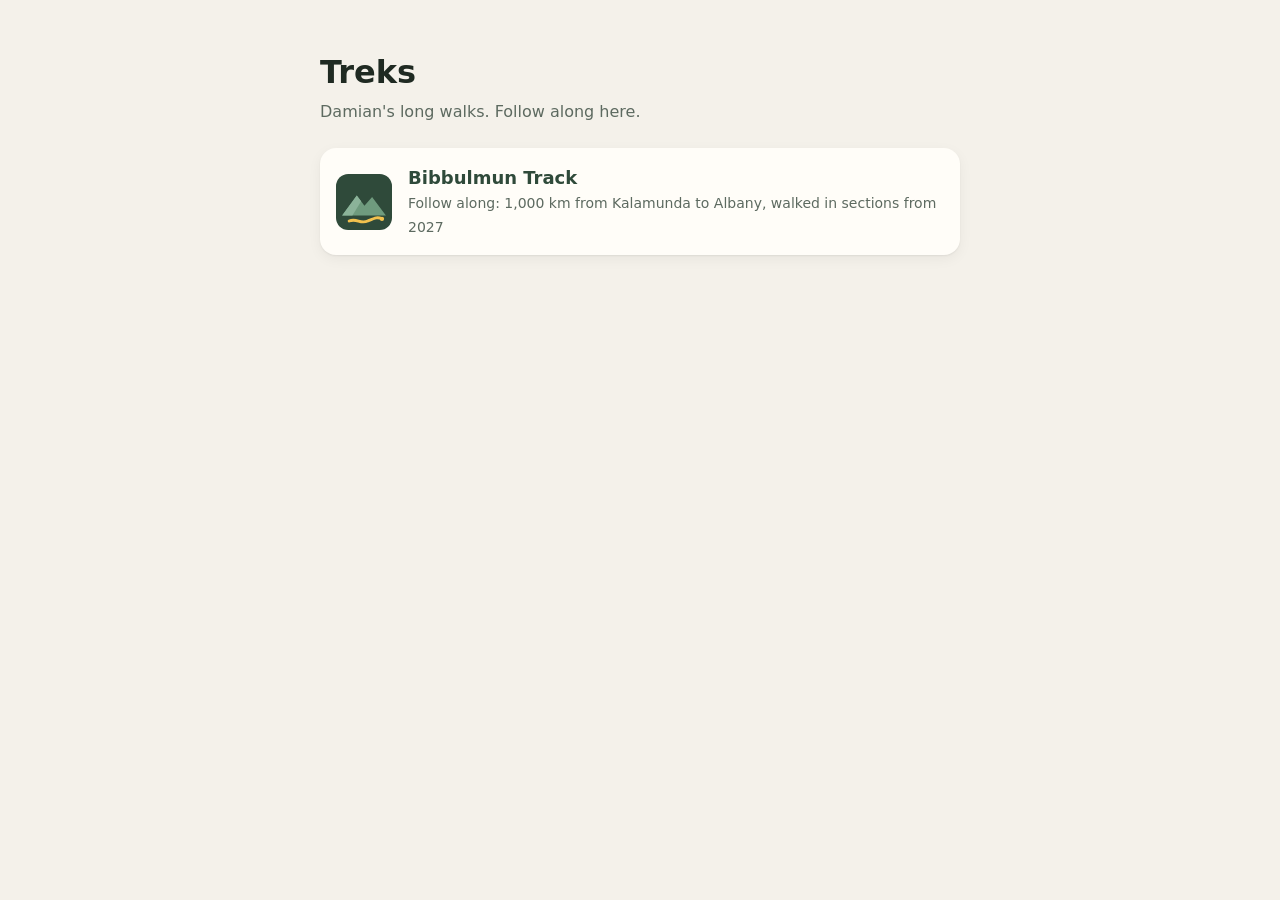
<file: index.html>
<!doctype html>
<html lang="en-AU">
<head>
  <meta charset="utf-8">
  <meta name="viewport" content="width=device-width, initial-scale=1">
  <title>Treks</title>
  <link rel="icon" href="bibbulmun/icons/icon.svg" type="image/svg+xml">
  <style>
    :root { --bg:#f4f1ea; --surface:#fffdf8; --ink:#1f2a22; --muted:#5d6a60; --brand:#2f4a3a; color-scheme: light; }
    @media (prefers-color-scheme: dark) { :root:not([data-theme="light"]) { --bg:#121914; --surface:#1b241e; --ink:#e8ebe4; --muted:#9aa79d; --brand:#6fc597; color-scheme: dark; } }
    :root[data-theme="dark"] { --bg:#121914; --surface:#1b241e; --ink:#e8ebe4; --muted:#9aa79d; --brand:#6fc597; color-scheme: dark; }
    body { margin:0; background:var(--bg); color:var(--ink); font:16px/1.5 system-ui, sans-serif; }
    main { max-width:640px; margin:0 auto; padding:48px 16px; }
    h1 { margin:0 0 4px; font-size:32px; }
    p { color:var(--muted); margin:0 0 24px; }
    a.card { display:flex; gap:16px; align-items:center; background:var(--surface); color:inherit; text-decoration:none; padding:16px; border-radius:16px; box-shadow:0 1px 2px rgb(0 0 0/6%),0 4px 14px rgb(0 0 0/5%); }
    a.card b { display:block; font-size:18px; color:var(--brand); }
    a.card span { color:var(--muted); font-size:14px; }
  </style>
</head>
<body>
  <main>
    <h1>Treks</h1>
    <p>Damian's long walks. Follow along here.</p>
    <a class="card" href="bibbulmun/">
      <img src="bibbulmun/icons/icon.svg" alt="" width="56" height="56">
      <div><b>Bibbulmun Track</b><span>Follow along: 1,000 km from Kalamunda to Albany, walked in sections from 2027</span></div>
    </a>
  </main>
</body>
</html>
</file>
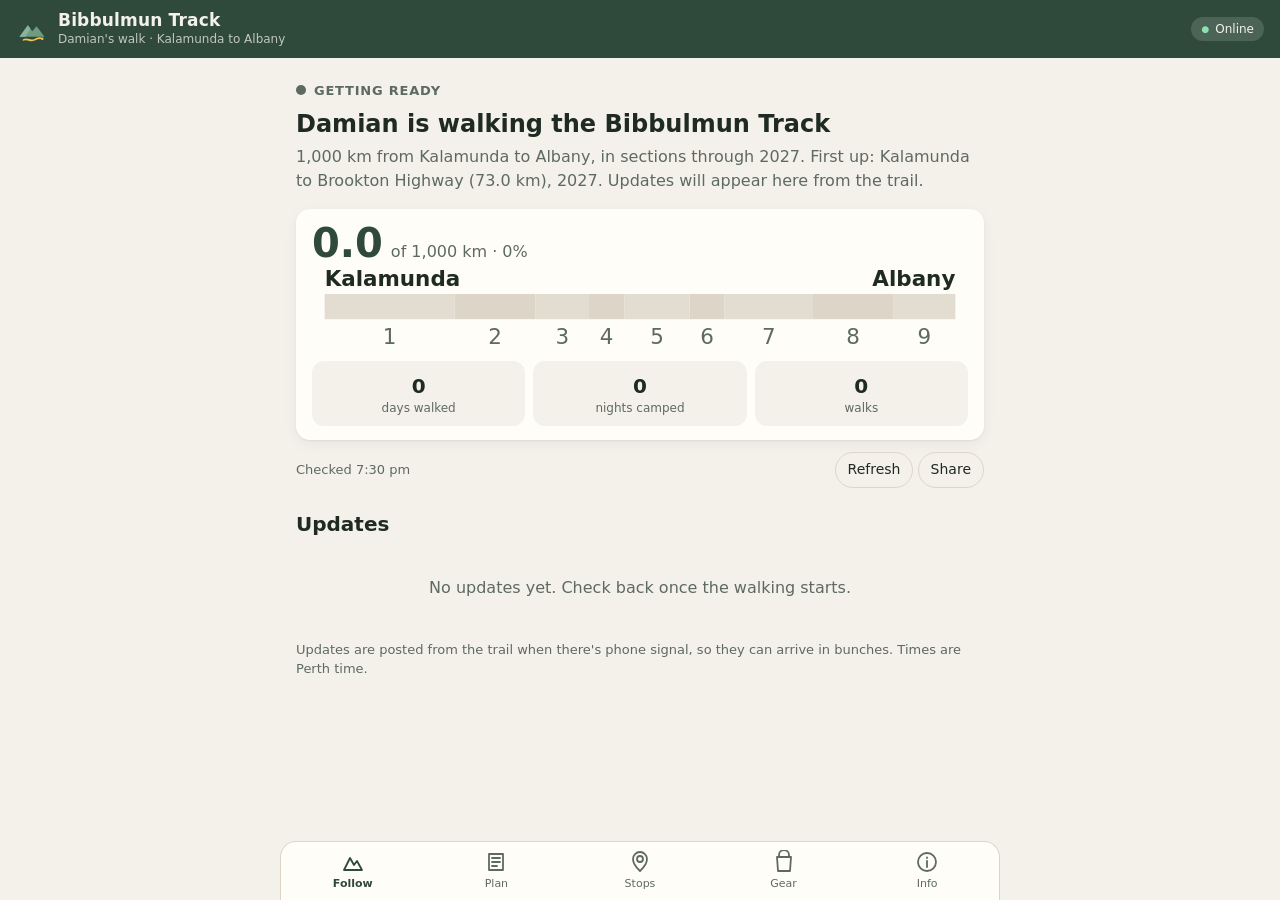
<file: bibbulmun/index.html>
<!doctype html>
<html lang="en-AU">
<head>
  <meta charset="utf-8">
  <meta name="viewport" content="width=device-width, initial-scale=1, viewport-fit=cover">
  <title>Bibbulmun Track</title>
  <meta name="description" content="Offline trip planner for walking the Bibbulmun Track in sections.">
  <meta name="theme-color" content="#2f4a3a" media="(prefers-color-scheme: light)">
  <meta name="theme-color" content="#16201a" media="(prefers-color-scheme: dark)">
  <link rel="manifest" href="manifest.webmanifest">
  <link rel="icon" href="icons/icon.svg" type="image/svg+xml">
  <link rel="apple-touch-icon" href="icons/icon-192.png">
  <meta name="apple-mobile-web-app-capable" content="yes">
  <meta name="apple-mobile-web-app-title" content="Bibbulmun">
  <link rel="stylesheet" href="css/app.css">
</head>
<body>
  <header class="top">
    <div class="brand">
      <img src="icons/icon.svg" alt="" width="32" height="32">
      <div>
        <h1>Bibbulmun Track</h1>
        <p class="tag">Damian's walk · Kalamunda to Albany</p>
      </div>
    </div>
    <span id="net" class="net" role="status" aria-live="polite"></span>
  </header>

  <main id="view" tabindex="-1"></main>

  <nav class="tabs" aria-label="Sections">
    <a href="#follow" data-tab="follow"><svg viewBox="0 0 24 24" aria-hidden="true"><path d="M3 20l6-12 4 7 3-4 5 9z"/></svg><span>Follow</span></a>
    <a href="#plan" data-tab="plan"><svg viewBox="0 0 24 24" aria-hidden="true"><path d="M5 4h14v16H5z M8 8h8 M8 12h8 M8 16h5"/></svg><span>Plan</span></a>
    <a href="#stops" data-tab="stops"><svg viewBox="0 0 24 24" aria-hidden="true"><circle cx="12" cy="9" r="3"/><path d="M12 21s-7-6.5-7-12a7 7 0 0114 0c0 5.5-7 12-7 12z"/></svg><span>Stops</span></a>
    <a href="#gear" data-tab="gear"><svg viewBox="0 0 24 24" aria-hidden="true"><path d="M7 7V5a5 5 0 0110 0v2 M5 7h14l-1 14H6z"/></svg><span>Gear</span></a>
    <a href="#info" data-tab="info"><svg viewBox="0 0 24 24" aria-hidden="true"><circle cx="12" cy="12" r="9"/><path d="M12 11v6 M12 7.5v.5"/></svg><span>Info</span></a>
  </nav>

  <script type="module" src="js/app.js"></script>
</body>
</html>
</file>
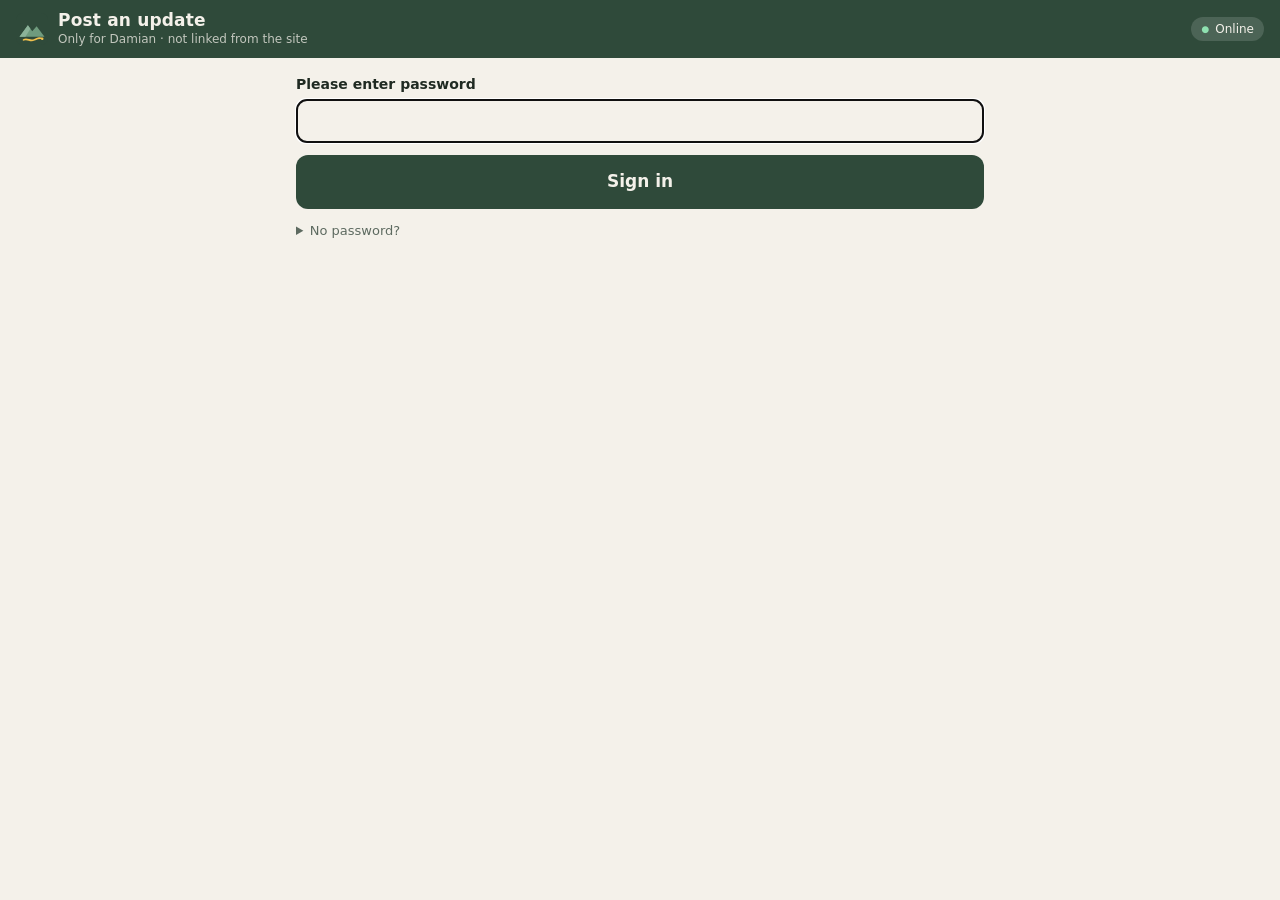
<file: bibbulmun/post/index.html>
<!doctype html>
<html lang="en-AU">
<head>
  <meta charset="utf-8">
  <meta name="viewport" content="width=device-width, initial-scale=1, viewport-fit=cover">
  <meta name="robots" content="noindex, nofollow">
  <title>Post update</title>
  <meta name="theme-color" content="#2f4a3a">
  <link rel="manifest" href="manifest.webmanifest">
  <meta name="apple-mobile-web-app-capable" content="yes">
  <meta name="mobile-web-app-capable" content="yes">
  <meta name="apple-mobile-web-app-title" content="Trek Post">
  <link rel="icon" href="../icons/icon.svg" type="image/svg+xml">
  <link rel="apple-touch-icon" href="../icons/icon-192.png">
  <link rel="stylesheet" href="../css/app.css">
  <style>
    body { padding-bottom: 24px; }
    .post { display: grid; gap: 12px; }
    .post label { display: grid; gap: 4px; font-size: 14px; font-weight: 600; }
    .post select, .post input:not([type=checkbox]):not([type=radio]):not([type=file]), .post textarea {
      width: 100%; padding: 10px 12px; border: 1px solid var(--line); border-radius: 10px; background: var(--bg); font-weight: 400; min-height: 44px;
    }
    .post textarea { min-height: 96px; resize: vertical; }
    .kinds { display: grid; grid-template-columns: 1fr 1fr; gap: 6px; }
    .kinds label { display: flex; align-items: center; gap: 8px; border: 1px solid var(--line); border-radius: 12px; padding: 10px; font-weight: 600; cursor: pointer; background: var(--bg); }
    .kinds input { accent-color: var(--brand); width: 18px; height: 18px; }
    .kinds label:has(input:checked) { border-color: var(--brand); background: color-mix(in srgb, var(--camp) 14%, var(--surface)); }
    .big { width: 100%; padding: 14px; font-size: 17px; font-weight: 700; border-radius: 12px; border: 0; background: var(--brand); color: var(--brand-ink); cursor: pointer; min-height: 52px; }
    .big:disabled { opacity: .5; }
    .queue li { display: flex; justify-content: space-between; gap: 8px; padding: 8px 0; border-top: 1px solid var(--line); font-size: 14px; }
    .queue { list-style: none; margin: 0; padding: 0; }
    .msg { padding: 10px 14px; border-radius: 12px; font-size: 14px; margin: 0 0 12px; }
    .msg.ok { background: color-mix(in srgb, var(--camp) 16%, var(--surface)); }
    .msg.err { background: color-mix(in srgb, var(--warn) 16%, var(--surface)); }
    .preview { max-width: 100%; border-radius: 10px; display: block; }
    .row { display: flex; gap: 8px; align-items: center; justify-content: space-between; flex-wrap: wrap; }
    details.card summary { cursor: pointer; font-weight: 700; }
    code { font-size: 13px; background: var(--bg); padding: 1px 5px; border-radius: 5px; }
    .small { font-size: 13px; color: var(--muted); }
  </style>
</head>
<body>
  <header class="top">
    <div class="brand">
      <img src="../icons/icon.svg" alt="" width="32" height="32">
      <div><h1>Post an update</h1><p class="tag">Only for Damian · not linked from the site</p></div>
    </div>
    <span id="net" class="net" role="status" aria-live="polite"></span>
  </header>
  <main id="view"><p class="empty">Loading…</p></main>
  <script type="module" src="post.js"></script>
</body>
</html>
</file>
<file: bibbulmun/css/app.css>
:root {
  --bg: #f4f1ea;
  --surface: #fffdf8;
  --ink: #1f2a22;
  --muted: #5d6a60;
  --line: #ddd6c8;
  --brand: #2f4a3a;
  --brand-ink: #f4f1ea;
  --accent: #b5562b; /* laterite */
  --camp: #2f6f4f;
  --town: #8a5a14;
  --access: #6a7380;
  --warn: #a8321f;
  --guess-bg: #fbe8c8;
  --guess-ink: #6b4300;
  --radius: 14px;
  --shadow: 0 1px 2px rgb(0 0 0 / 6%), 0 4px 14px rgb(0 0 0 / 5%);
  color-scheme: light;
}
@media (prefers-color-scheme: dark) {
  :root:not([data-theme="light"]) {
    --bg: #121914;
    --surface: #1b241e;
    --ink: #e8ebe4;
    --muted: #9aa79d;
    --line: #2c3a30;
    --brand: #16201a;
    --brand-ink: #e8ebe4;
    --accent: #e08a5c;
    --camp: #6fc597;
    --town: #e0b062;
    --access: #9fa9b6;
    --warn: #ff8a73;
    --guess-bg: #4a3816;
    --guess-ink: #ffd99a;
    --shadow: none;
    color-scheme: dark;
  }
}
:root[data-theme="dark"] {
  --bg: #121914; --surface: #1b241e; --ink: #e8ebe4; --muted: #9aa79d; --line: #2c3a30;
  --brand: #16201a; --brand-ink: #e8ebe4; --accent: #e08a5c; --camp: #6fc597; --town: #e0b062;
  --access: #9fa9b6; --warn: #ff8a73; --guess-bg: #4a3816; --guess-ink: #ffd99a; --shadow: none;
  color-scheme: dark;
}

* { box-sizing: border-box; }
html { -webkit-text-size-adjust: 100%; }
body {
  margin: 0;
  background: var(--bg);
  color: var(--ink);
  font: 16px/1.5 system-ui, -apple-system, "Segoe UI", Roboto, sans-serif;
  padding-bottom: calc(72px + env(safe-area-inset-bottom));
}
a { color: var(--camp); }
h1, h2, h3 { line-height: 1.2; margin: 0; }
button, input, select { font: inherit; color: inherit; }
.sr { position: absolute; width: 1px; height: 1px; overflow: hidden; clip: rect(0 0 0 0); }

/* header */
.top {
  position: sticky; top: 0; z-index: 5;
  display: flex; align-items: center; justify-content: space-between; gap: 12px;
  padding: calc(10px + env(safe-area-inset-top)) 16px 10px;
  background: var(--brand); color: var(--brand-ink);
}
.brand { display: flex; align-items: center; gap: 10px; }
.brand h1 { font-size: 17px; letter-spacing: .01em; }
.tag { margin: 0; font-size: 12px; opacity: .75; }
.net { font-size: 12px; padding: 3px 10px; border-radius: 99px; background: rgb(255 255 255 / 14%); white-space: nowrap; }
.net.off { background: var(--accent); color: #fff; }
.net.on::before, .net.off::before { content: "●"; margin-right: 6px; font-size: 9px; vertical-align: 1px; }
.net.on::before { color: #8fe0b0; }

main { max-width: 720px; margin: 0 auto; padding: 16px; outline: none; }

/* hero */
.hero { margin: 4px 0 16px; }
.hero h2 { font-size: 26px; margin: 2px 0 8px; }
.hero.small h2 { font-size: 22px; }
.hero p { margin: 0; color: var(--muted); }
.eyebrow { text-transform: uppercase; letter-spacing: .08em; font-size: 12px; font-weight: 600; color: var(--accent) !important; }
.h2 { font-size: 20px; margin: 24px 0 10px; }

/* segmented plan picker */
.seg { display: grid; grid-template-columns: repeat(4, 1fr); gap: 6px; margin-bottom: 14px; }
.seg button {
  border: 1px solid var(--line); background: var(--surface); border-radius: 12px;
  padding: 8px 6px; text-align: left; cursor: pointer; min-height: 56px;
}
.seg button b { display: block; font-size: 15px; }
.seg button small { display: block; font-size: 11px; color: var(--muted); line-height: 1.25; }
.seg button[aria-checked="true"] { background: var(--brand); color: var(--brand-ink); border-color: var(--brand); }
.seg button[aria-checked="true"] small { color: inherit; opacity: .8; }
@media (max-width: 420px) { .seg { grid-template-columns: repeat(2, 1fr); } }

/* stats */
.stats { display: grid; grid-template-columns: repeat(4, 1fr); gap: 8px; margin: 0 0 16px; }
.stats div { background: var(--surface); border-radius: 12px; padding: 10px; text-align: center; box-shadow: var(--shadow); }
.stats b { display: block; font-size: 20px; font-variant-numeric: tabular-nums; }
.stats span { font-size: 12px; color: var(--muted); }

/* day cards */
.days { list-style: none; padding: 0; margin: 0; display: grid; gap: 10px; }
.day { background: var(--surface); border-radius: var(--radius); padding: 14px 16px; box-shadow: var(--shadow); border-left: 4px solid var(--camp); }
.day h3 { font-size: 18px; margin: 4px 0; }
.day p { margin: 4px 0; }
.dhead { display: flex; justify-content: space-between; align-items: center; }
.dn { font-size: 13px; font-weight: 600; color: var(--muted); text-transform: uppercase; letter-spacing: .05em; }
.dk { font-weight: 700; font-variant-numeric: tabular-nums; padding: 2px 10px; border-radius: 99px; background: var(--bg); }
.dk.e-full { color: var(--town); }
.dk.e-long { color: var(--warn); }
.night { color: var(--camp); font-weight: 600; font-size: 14px; }
.trip { font-weight: 700; color: var(--accent); margin: 8px 0 -2px; }
.compact .day { padding: 10px 14px; }
.compact .day h3 { font-size: 16px; }
.warn { color: var(--warn); font-weight: 600; font-size: 14px; }

.passed { margin-top: 6px; font-size: 14px; }
.passed summary { cursor: pointer; color: var(--muted); }
.passed ol { list-style: none; padding: 6px 0 0; margin: 0; }
.passed li { display: flex; gap: 10px; padding: 2px 0; }
.passed .k { min-width: 3.6em; color: var(--muted); font-variant-numeric: tabular-nums; }
.passed li.t-campsite { color: var(--camp); }

/* planner */
.planner { display: grid; gap: 12px; background: var(--surface); padding: 14px; border-radius: var(--radius); box-shadow: var(--shadow); margin-bottom: 16px; }
.planner label { display: grid; gap: 4px; font-size: 14px; font-weight: 600; }
.planner select, .planner input[type=date], .filters input[type=search] {
  width: 100%; padding: 10px 12px; border: 1px solid var(--line); border-radius: 10px; background: var(--bg); font-weight: 400; min-height: 44px;
}
.planner output { float: right; font-weight: 700; color: var(--accent); }
.planner label:has(output) { display: block; }
.planner input[type=range] { width: 100%; accent-color: var(--brand); margin-top: 8px; }
.row2 { display: grid; grid-template-columns: 1fr 1fr; gap: 12px; align-items: end; }
@media (max-width: 420px) { .row2 { grid-template-columns: 1fr; } }
.check { display: flex !important; align-items: center; gap: 8px; font-weight: 500 !important; min-height: 44px; }
.check input { width: 20px; height: 20px; accent-color: var(--brand); }
.quick { display: flex; flex-wrap: wrap; gap: 6px; }
.quick button, .ghost, .btn, .measure button {
  border: 1px solid var(--line); background: var(--bg); border-radius: 99px; padding: 6px 12px; cursor: pointer; font-size: 14px; min-height: 36px;
}
.btn { background: var(--brand); color: var(--brand-ink); border-color: var(--brand); text-decoration: none; white-space: nowrap; display: inline-flex; align-items: center; }
.btn.ghost { background: var(--bg); color: var(--ink); border-color: var(--line); }

/* stops */
.filters { display: grid; gap: 8px; margin-bottom: 10px; }
.chips { display: flex; gap: 6px; flex-wrap: wrap; }
.chip { display: inline-flex; align-items: center; gap: 6px; padding: 6px 12px; border-radius: 99px; border: 1px solid var(--line); background: var(--surface); font-size: 14px; cursor: pointer; min-height: 36px; }
.chip input { accent-color: var(--brand); }
.measure { position: sticky; top: 60px; z-index: 3; background: var(--brand); color: var(--brand-ink); border-radius: 12px; padding: 10px 14px; margin-bottom: 10px; display: flex; flex-wrap: wrap; gap: 6px 10px; align-items: center; font-size: 14px; }
.measure b { font-size: 18px; }
.measure.muted { background: var(--surface); color: var(--muted); position: static; }
.measure button { margin-left: auto; background: transparent; color: inherit; border-color: currentColor; }
.sech { display: flex; align-items: baseline; gap: 8px; font-size: 16px; margin: 18px 0 6px; }
.sech span { background: var(--accent); color: #fff; border-radius: 6px; padding: 0 7px; font-size: 13px; }
.sech small { color: var(--muted); font-weight: 400; margin-left: auto; }
.stops { list-style: none; margin: 0; padding: 0; background: var(--surface); border-radius: var(--radius); box-shadow: var(--shadow); overflow: hidden; }
.stops li + li { border-top: 1px solid var(--line); }
.stops button { width: 100%; display: flex; gap: 12px; align-items: center; text-align: left; padding: 10px 14px; background: none; border: 0; cursor: pointer; min-height: 52px; border-left: 4px solid transparent; }
.stops button.on { background: color-mix(in srgb, var(--camp) 14%, transparent); }
.stops .k { min-width: 3.8em; font-variant-numeric: tabular-nums; font-weight: 700; color: var(--muted); }
.stops .nm { display: grid; }
.stops .nm small { color: var(--muted); font-size: 12px; }
.stops .t-campsite { border-left-color: var(--camp); }
.stops .t-campsite .nm { font-weight: 600; }
.stops .t-town { border-left-color: var(--town); }
.stops .t-town .nm { font-weight: 700; }
.stops .t-access { border-left-color: transparent; }

/* gear */
.gearbar { display: flex; align-items: center; gap: 12px; margin-bottom: 8px; font-size: 14px; color: var(--muted); }
.meter { flex: 1; height: 10px; background: var(--line); border-radius: 99px; overflow: hidden; }
.meter span { display: block; height: 100%; background: var(--camp); transition: width .2s; }
.gearopts { display: flex; justify-content: space-between; align-items: center; flex-wrap: wrap; gap: 8px; margin-bottom: 8px; }
.gear { border: 0; background: var(--surface); border-radius: var(--radius); margin: 0 0 12px; padding: 10px 14px 6px; box-shadow: var(--shadow); }
.gear legend { font-weight: 700; padding: 0; float: left; width: 100%; margin-bottom: 4px; }
.gear label { display: flex; gap: 10px; align-items: flex-start; padding: 8px 0; border-top: 1px solid var(--line); cursor: pointer; clear: both; }
.gear input { width: 20px; height: 20px; margin-top: 2px; flex: none; accent-color: var(--camp); }
.gear input:checked + span { color: var(--muted); text-decoration: line-through; }
.tagsm { font-size: 11px; background: var(--bg); padding: 1px 6px; border-radius: 6px; color: var(--muted); }

/* info */
.tablewrap { overflow-x: auto; background: var(--surface); border-radius: var(--radius); box-shadow: var(--shadow); }
table.sections { width: 100%; border-collapse: collapse; font-size: 14px; }
.sections th, .sections td { padding: 8px 10px; border-bottom: 1px solid var(--line); text-align: left; vertical-align: top; }
.sections th { font-size: 12px; text-transform: uppercase; letter-spacing: .05em; color: var(--muted); }
.sections td small { display: block; color: var(--muted); font-size: 12px; }
.sections .n { text-align: right; font-variant-numeric: tabular-nums; }
.sections tr:last-child td { border-bottom: 0; }
.contacts { list-style: none; padding: 0; margin: 0; display: grid; gap: 8px; }
.contacts li { display: flex; justify-content: space-between; align-items: center; gap: 12px; background: var(--surface); padding: 10px 14px; border-radius: 12px; box-shadow: var(--shadow); }
.contacts small { display: block; color: var(--muted); font-size: 13px; }
.card { background: var(--surface); border-radius: var(--radius); padding: 14px 16px; margin-top: 12px; box-shadow: var(--shadow); }
.card h3 { font-size: 17px; margin-bottom: 6px; }
.card p { margin: 6px 0; }
.card ul { margin: 6px 0; padding-left: 20px; }

.guess { display: inline-block; font-size: 11px; font-weight: 600; background: var(--guess-bg); color: var(--guess-ink); padding: 0 6px; border-radius: 6px; vertical-align: 1px; }
.note { font-size: 13px; color: var(--muted); margin: 12px 0 0; }
.center { text-align: center; }
.empty { color: var(--muted); text-align: center; padding: 24px 0; }

/* bottom tabs */
.tabs {
  position: fixed; left: 0; right: 0; bottom: 0; z-index: 5;
  display: grid; grid-template-columns: repeat(5, 1fr);
  background: var(--surface); border-top: 1px solid var(--line);
  padding-bottom: env(safe-area-inset-bottom);
}
.tabs a { display: grid; justify-items: center; gap: 2px; padding: 8px 2px; color: var(--muted); text-decoration: none; font-size: 11px; min-height: 56px; }
.tabs svg { width: 24px; height: 24px; fill: none; stroke: currentColor; stroke-width: 1.8; stroke-linecap: round; stroke-linejoin: round; }
.tabs a[aria-current="page"] { color: var(--brand); font-weight: 700; }
@media (prefers-color-scheme: dark) { .tabs a[aria-current="page"] { color: var(--camp); } }
@media (min-width: 760px) { .tabs { max-width: 720px; margin: 0 auto; border: 1px solid var(--line); border-bottom: 0; border-radius: 16px 16px 0 0; } }

/* follow page */
.hero.follow h2 { font-size: 24px; margin: 8px 0 6px; }
.status { display: inline-flex; align-items: center; gap: 8px; font-size: 13px; font-weight: 700; text-transform: uppercase; letter-spacing: .06em; color: var(--muted); }
.status .dot { width: 10px; height: 10px; border-radius: 50%; background: var(--muted); }
.status.live { color: var(--camp); }
.status.live .dot { background: var(--camp); animation: pulse 2s infinite; }
@keyframes pulse { 0% { box-shadow: 0 0 0 0 color-mix(in srgb, var(--camp) 60%, transparent); } 70% { box-shadow: 0 0 0 10px transparent; } 100% { box-shadow: 0 0 0 0 transparent; } }
.progress { margin-top: 0; }
.pbig { display: flex; align-items: baseline; gap: 8px; margin-bottom: 4px; }
.pbig b { font-size: 40px; line-height: 1; font-variant-numeric: tabular-nums; color: var(--brand); }
@media (prefers-color-scheme: dark) { :root:not([data-theme="light"]) .pbig b { color: var(--camp); } }
.pbig span { color: var(--muted); }
.strip { width: 100%; height: auto; display: block; margin: 6px 0 10px; overflow: visible; }
.strip .band.b1 { fill: color-mix(in srgb, var(--line) 80%, transparent); }
.strip .band.b2 { fill: var(--line); }
.strip .walked { fill: var(--camp); }
.strip .me { fill: var(--accent); stroke: var(--surface); stroke-width: 6; }
.strip .pulse { fill: var(--accent); opacity: 0; }
.strip .live .pulse { animation: ring 2s infinite; transform-origin: center; transform-box: fill-box; }
@keyframes ring { 0% { opacity: .5; transform: scale(.6); } 100% { opacity: 0; transform: scale(2); } }
.strip text { font-size: 34px; fill: var(--muted); text-anchor: middle; font-family: inherit; }
.strip .end { text-anchor: start; font-weight: 600; fill: var(--ink); }
.strip .end.r { text-anchor: end; }
.stats.three { grid-template-columns: repeat(3, 1fr); margin: 0; }
.stats.three div { background: var(--bg); box-shadow: none; }
.fbar { display: flex; justify-content: space-between; align-items: center; gap: 8px; flex-wrap: wrap; margin: 12px 0 0; font-size: 13px; }
.muted { color: var(--muted); }
.timeline { list-style: none; margin: 0; padding: 0 0 0 18px; border-left: 2px solid var(--line); display: grid; gap: 12px; }
.up { position: relative; background: var(--surface); border-radius: var(--radius); padding: 12px 14px; box-shadow: var(--shadow); }
.up::before { content: ""; position: absolute; left: -26px; top: 18px; width: 12px; height: 12px; border-radius: 50%; background: var(--camp); border: 2px solid var(--bg); }
.up.k-start::before { background: var(--accent); }
.up.k-finish::before { background: var(--town); }
.uhead { display: flex; gap: 8px; align-items: center; }
.ui { color: var(--muted); font-size: 14px; }
.umeta { margin: 2px 0 0; font-size: 13px; color: var(--muted); }
.utext { margin: 8px 0 0; white-space: pre-wrap; }
.uphoto { display: block; width: 100%; height: auto; border-radius: 10px; margin-top: 10px; }
.h2.split { margin-top: 32px; padding-top: 20px; border-top: 1px solid var(--line); }
.lead { color: var(--muted); margin: 0 0 12px; }
.stats span { display: block; line-height: 1.25; }
</file>
